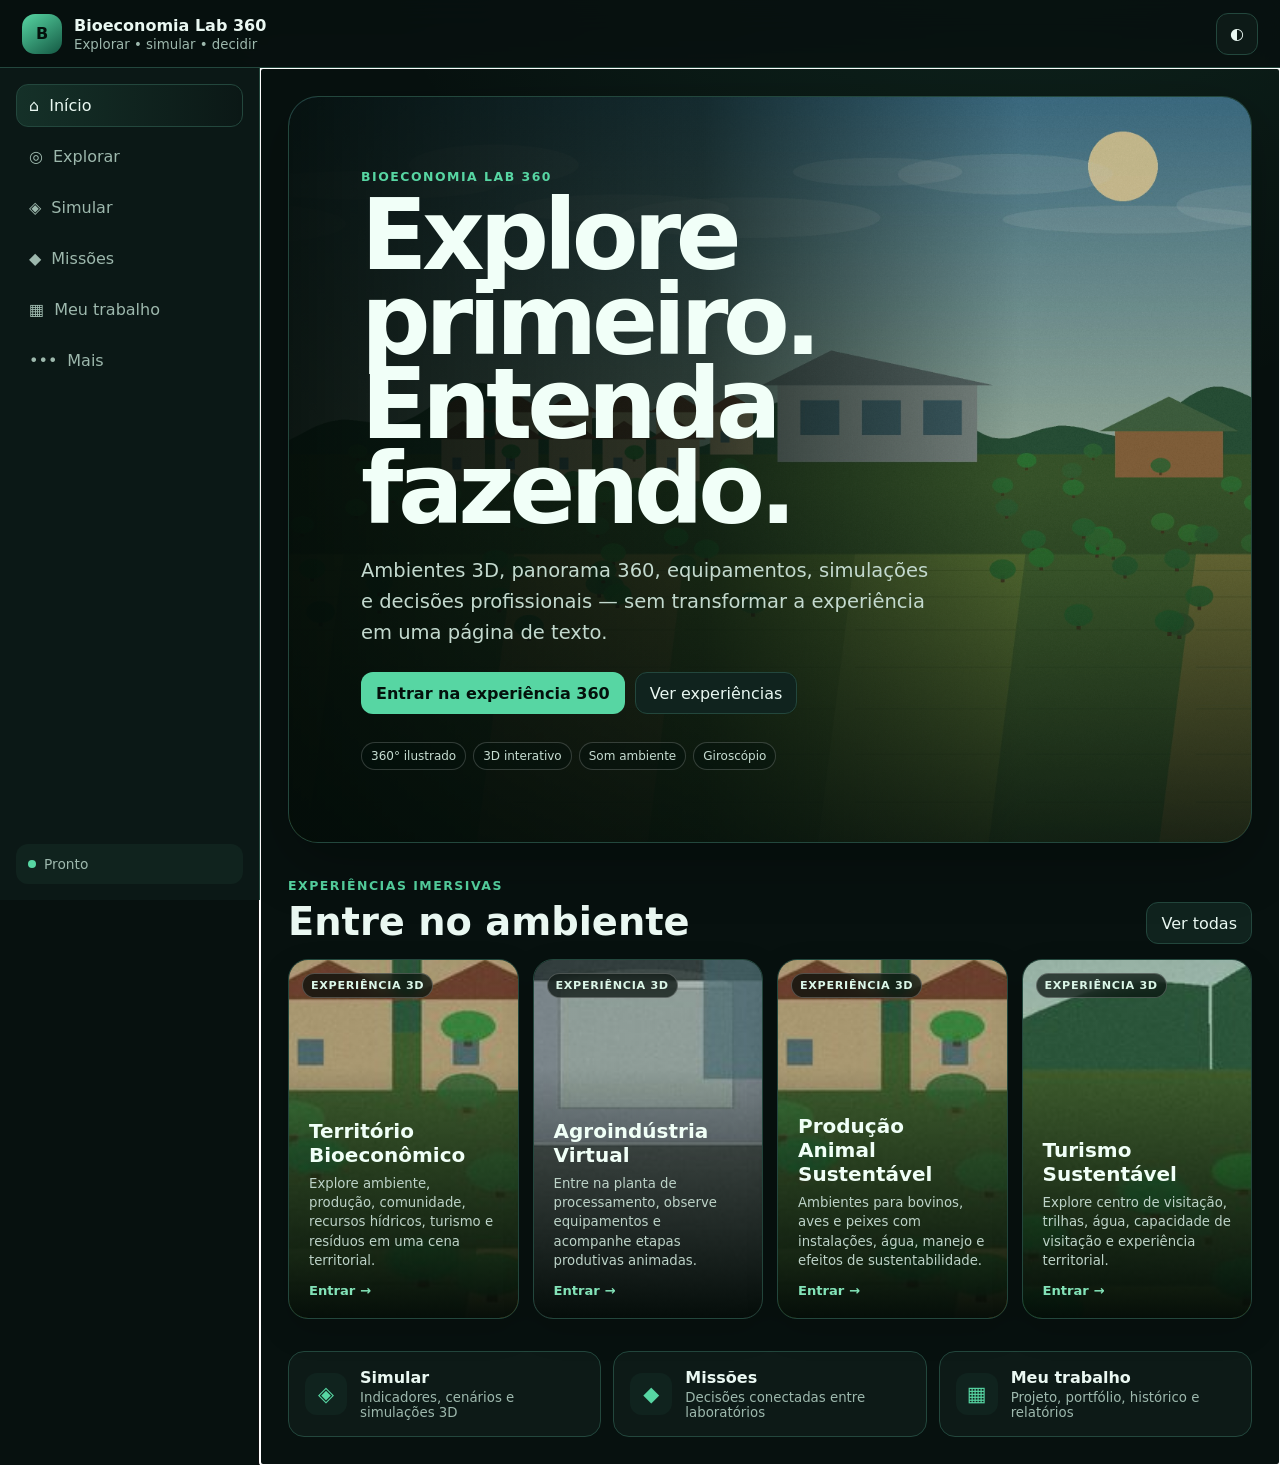
<file: bio360/index.html>
<!doctype html>
<html lang="pt-BR">
<head>
  <meta charset="utf-8" />
  <meta name="viewport" content="width=device-width, initial-scale=1" />
  <meta name="theme-color" content="#091412" />
  <meta name="description" content="Bioeconomia Lab 360 — experiências 3D/360, simulações e missões profissionais para o Curso Técnico em Bioeconomia." />
  <title>Bioeconomia Lab — v0.37.0-alpha</title>
  <link rel="icon" href="./favicon.svg" type="image/svg+xml" />
  <link rel="manifest" href="./manifest.webmanifest" />
  <link rel="stylesheet" href="./css/reset.css" />
  <link rel="stylesheet" href="./css/tokens.css" />
  <link rel="stylesheet" href="./css/app.css" />
  <link rel="stylesheet" href="./css/components.css" />
  <link rel="stylesheet" href="./css/responsive.css" />

  <script type="importmap">
  {
    "imports": {
      "three": "https://cdn.jsdelivr.net/npm/three@0.185.1/build/three.module.min.js",
      "three/addons/": "https://cdn.jsdelivr.net/npm/three@0.185.1/examples/jsm/"
    }
  }
  </script>
</head>
<body>
  <div id="app-shell" class="app-shell">
    <header class="topbar">
      <a class="brand" href="#/inicio" aria-label="Bioeconomia Lab — início">
        <span class="brand-mark" aria-hidden="true">B</span>
        <span><strong>Bioeconomia Lab 360</strong><small>Explorar • simular • decidir</small></span>
      </a>
      <div class="topbar-actions">
        <button id="btn-theme" class="icon-button" type="button" title="Alternar tema">◐</button>
        <button id="btn-menu" class="icon-button mobile-only" type="button" aria-label="Abrir menu">☰</button>
      </div>
    </header>
    <aside id="app-sidebar" class="sidebar" aria-label="Navegação principal">
      <nav id="main-nav" class="nav-list"></nav>
      <div class="sidebar-footer">
        <span id="status-dot" class="status-dot"></span>
        <span id="app-status">Inicializando...</span>
      </div>
    </aside>
    <main id="app-view" class="app-view" tabindex="-1">
      <section class="boot-screen">
        <div class="loader-ring" aria-hidden="true"></div>
        <h1>Bioeconomia Lab</h1>
        <p>Carregando núcleo modular...</p>
      </section>
    </main>
    <div id="app-overlay" class="app-overlay" aria-live="polite"></div>
  </div>
  <script type="module" src="./js/bootstrap.js"></script>
</body>
</html>
</file>
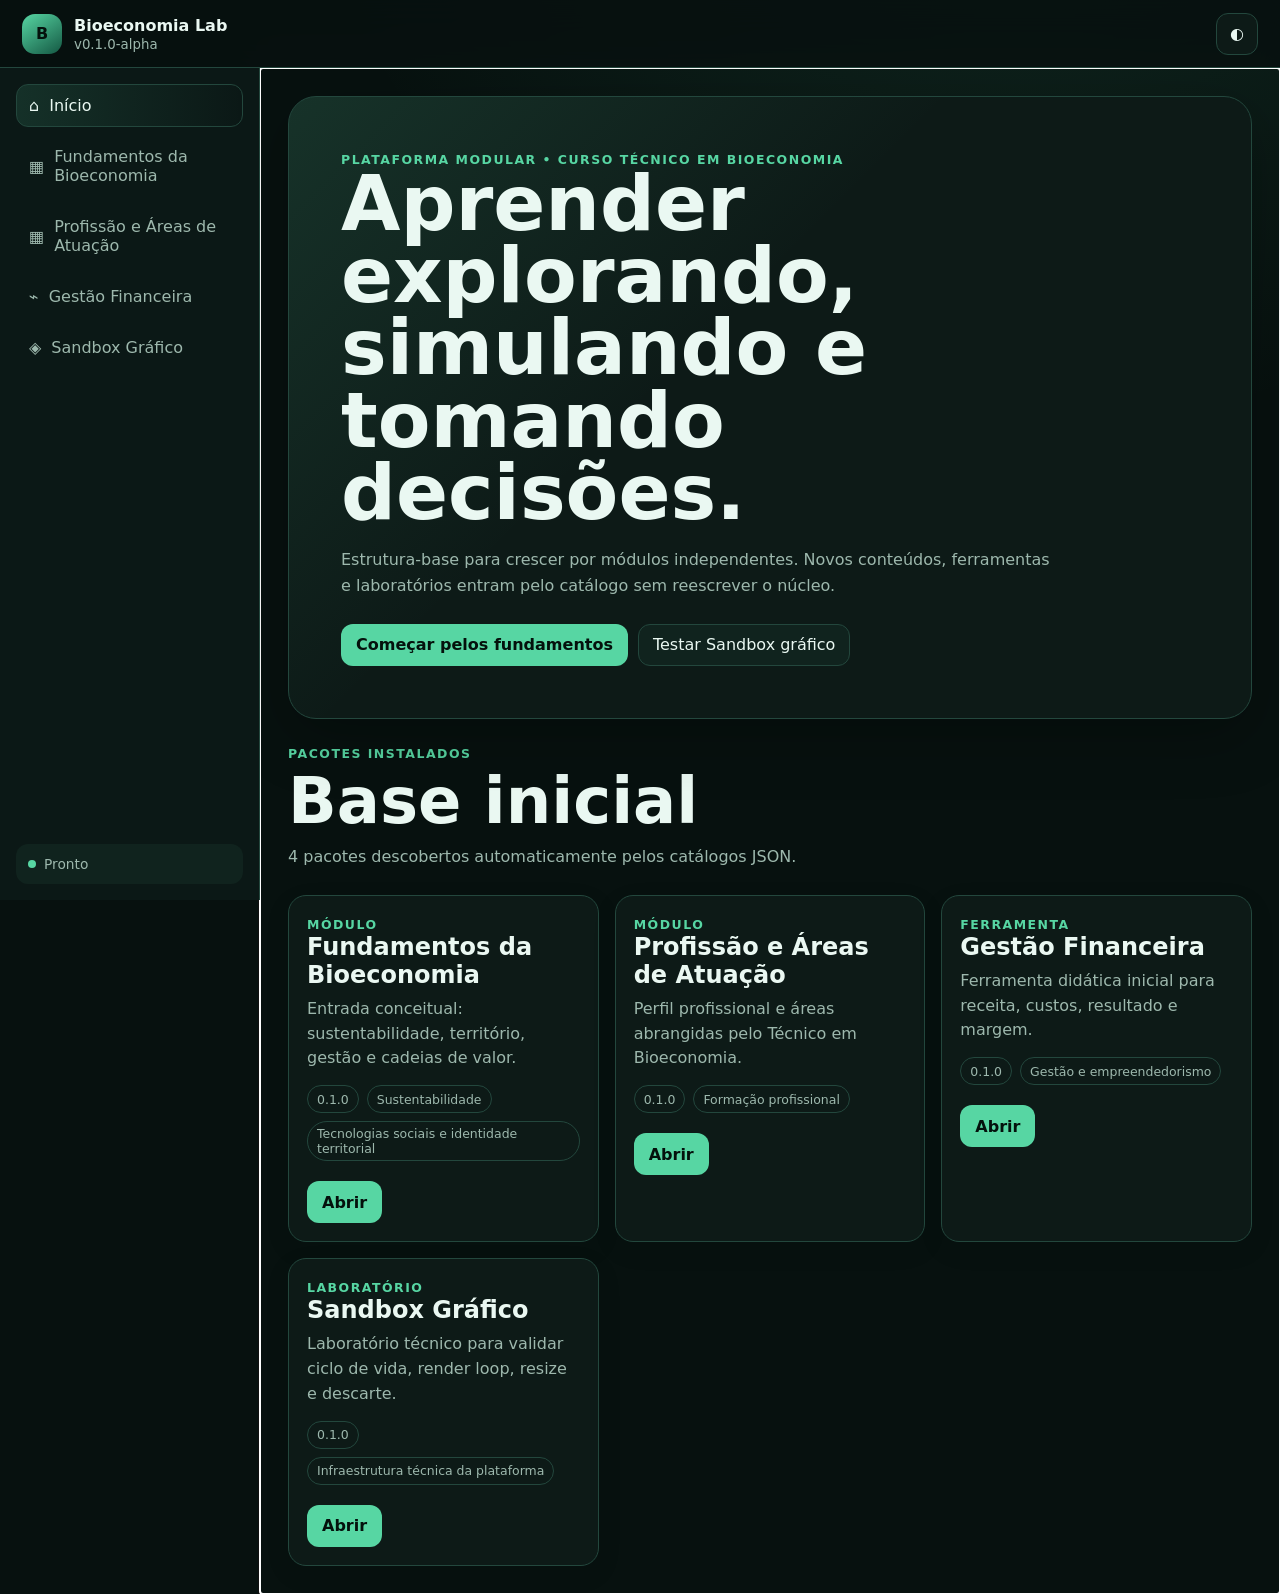
<file: LAB BIOECONOMIA 360/bioeconomia-lab-v0.1.0-alpha/index.html>
<!doctype html>
<html lang="pt-BR">
<head>
  <meta charset="utf-8" />
  <meta name="viewport" content="width=device-width, initial-scale=1" />
  <meta name="theme-color" content="#091412" />
  <meta name="description" content="Bioeconomia Lab — plataforma modular de aprendizagem do Curso Técnico em Bioeconomia." />
  <title>Bioeconomia Lab</title>
  <link rel="icon" href="./favicon.svg" type="image/svg+xml" />
  <link rel="manifest" href="./manifest.webmanifest" />
  <link rel="stylesheet" href="./css/reset.css" />
  <link rel="stylesheet" href="./css/tokens.css" />
  <link rel="stylesheet" href="./css/app.css" />
  <link rel="stylesheet" href="./css/components.css" />
  <link rel="stylesheet" href="./css/responsive.css" />
</head>
<body>
  <div id="app-shell" class="app-shell">
    <header class="topbar">
      <a class="brand" href="#/inicio" aria-label="Bioeconomia Lab — início">
        <span class="brand-mark" aria-hidden="true">B</span>
        <span><strong>Bioeconomia Lab</strong><small>v0.1.0-alpha</small></span>
      </a>
      <div class="topbar-actions">
        <button id="btn-theme" class="icon-button" type="button" title="Alternar tema">◐</button>
        <button id="btn-menu" class="icon-button mobile-only" type="button" aria-label="Abrir menu">☰</button>
      </div>
    </header>
    <aside id="app-sidebar" class="sidebar" aria-label="Navegação principal">
      <nav id="main-nav" class="nav-list"></nav>
      <div class="sidebar-footer">
        <span id="status-dot" class="status-dot"></span>
        <span id="app-status">Inicializando...</span>
      </div>
    </aside>
    <main id="app-view" class="app-view" tabindex="-1">
      <section class="boot-screen">
        <div class="loader-ring" aria-hidden="true"></div>
        <h1>Bioeconomia Lab</h1>
        <p>Carregando núcleo modular...</p>
      </section>
    </main>
    <div id="app-overlay" class="app-overlay" aria-live="polite"></div>
  </div>
  <script type="module" src="./js/bootstrap.js"></script>
</body>
</html>
</file>
<file: bio360/css/tokens.css>
:root {
  --bg:#07110f; --surface:#0d1a17; --surface-2:#10231e; --surface-3:#153029;
  --text:#eaf8f2; --muted:#9db8ad; --line:#23473d; --accent:#57d6a3;
  --accent-strong:#73f0bb; --danger:#ff8c8c; --warning:#ffd680;
  --shadow:0 18px 60px rgba(0,0,0,.28); --radius:18px; --sidebar:260px;
  --topbar:68px; --max:1280px;
}
:root[data-theme="light"] {
  color-scheme:light; --bg:#eef8f4; --surface:#fff; --surface-2:#e8f4ef;
  --surface-3:#dff0e9; --text:#10251f; --muted:#597269; --line:#c8ded5;
  --accent:#168d66; --accent-strong:#0d6f50; --shadow:0 18px 60px rgba(18,58,44,.12);
}
</file>
<file: bio360/css/app.css>
body {
  min-height:100vh;
  background:radial-gradient(circle at 80% -20%, rgba(87,214,163,.14), transparent 35%), var(--bg);
  color:var(--text); font-family:Inter,ui-sans-serif,system-ui,-apple-system,BlinkMacSystemFont,"Segoe UI",sans-serif;
}
.app-shell { min-height:100vh; display:grid; grid-template-columns:var(--sidebar) minmax(0,1fr); grid-template-rows:var(--topbar) minmax(0,1fr); }
.topbar { grid-column:1/-1; position:sticky; top:0; z-index:30; display:flex; align-items:center; justify-content:space-between; gap:16px; padding:0 22px; border-bottom:1px solid var(--line); background:color-mix(in srgb,var(--bg) 88%,transparent); backdrop-filter:blur(16px); }
.brand { display:inline-flex; align-items:center; gap:12px; }
.brand strong { display:block; font-size:1rem; }
.brand small { display:block; margin-top:2px; color:var(--muted); }
.brand-mark { width:40px; height:40px; display:grid; place-items:center; border-radius:13px; background:linear-gradient(145deg,var(--accent),#145843); color:#04110c; font-weight:900; }
.topbar-actions { display:flex; gap:8px; }
.sidebar { position:sticky; top:var(--topbar); height:calc(100vh - var(--topbar)); border-right:1px solid var(--line); background:color-mix(in srgb,var(--surface) 92%,transparent); padding:16px; display:flex; flex-direction:column; gap:18px; overflow-y:auto; }
.nav-list { display:grid; gap:8px; }
.nav-link { display:flex; align-items:center; gap:10px; padding:11px 12px; border-radius:12px; color:var(--muted); border:1px solid transparent; }
.nav-link:hover { color:var(--text); background:var(--surface-2); }
.nav-link.active { color:var(--text); border-color:var(--line); background:linear-gradient(90deg,rgba(87,214,163,.13),transparent); }
.sidebar-footer { margin-top:auto; padding:12px; border-radius:12px; color:var(--muted); background:var(--surface-2); font-size:.86rem; display:flex; align-items:center; gap:8px; }
.status-dot { width:8px; height:8px; border-radius:50%; background:var(--warning); }
.status-dot.ready { background:var(--accent); }
.app-view { min-width:0; padding:28px; overflow:hidden; }
.view-wrap { width:min(100%,var(--max)); margin:0 auto; }
.boot-screen { min-height:60vh; display:grid; place-items:center; align-content:center; gap:14px; text-align:center; color:var(--muted); }
.loader-ring { width:42px; height:42px; border:3px solid var(--line); border-top-color:var(--accent); border-radius:50%; animation:spin .8s linear infinite; }
@keyframes spin { to { transform:rotate(360deg); } }
.page-head { margin-bottom:24px; }
.eyebrow { color:var(--accent); font-size:.78rem; font-weight:800; letter-spacing:.12em; text-transform:uppercase; }
.page-head h1 { margin-top:8px; font-size:clamp(2rem,5vw,4rem); line-height:.98; }
.page-head p { margin-top:12px; max-width:760px; color:var(--muted); line-height:1.65; }
.grid { display:grid; gap:16px; }
.grid.cards { grid-template-columns:repeat(3,minmax(0,1fr)); }
.hero { padding:clamp(22px,5vw,52px); border-radius:28px; border:1px solid var(--line); background:linear-gradient(135deg,rgba(87,214,163,.13),transparent 42%),var(--surface); box-shadow:var(--shadow); overflow:hidden; position:relative; }
.hero h1 { font-size:clamp(2.3rem,6vw,5rem); line-height:.94; max-width:800px; }
.hero p { margin-top:18px; max-width:720px; color:var(--muted); line-height:1.65; }
.hero-actions { margin-top:24px; display:flex; flex-wrap:wrap; gap:10px; }
.app-overlay { position:fixed; inset:auto 18px 18px auto; z-index:100; display:grid; gap:10px; pointer-events:none; }
.toast { width:min(380px,calc(100vw - 36px)); padding:14px 16px; border-radius:13px; border:1px solid var(--line); background:var(--surface); color:var(--text); box-shadow:var(--shadow); pointer-events:auto; }

.immersive-dom-transition{position:fixed;inset:0;z-index:9999;display:grid;place-items:center;background:radial-gradient(circle at center,rgba(34,88,68,.82),rgba(5,14,12,.985));opacity:0;pointer-events:none;transition:opacity .36s ease}
.immersive-dom-transition.active{opacity:1;pointer-events:auto}.immersive-dom-transition__core{display:grid;justify-items:center;gap:7px;text-align:center;color:#effff8;padding:24px}
.immersive-dom-transition__core span{font-size:.75rem;text-transform:uppercase;letter-spacing:.14em;color:#88d9b5}.immersive-dom-transition__core small{color:#bed7cb}
.immersive-dom-transition__orbit{width:68px;height:68px;border-radius:50%;border:2px solid rgba(255,255,255,.17);border-right-color:#dfb961;border-top-color:#65d5a5;animation:immersive-dom-spin .68s linear infinite}
@keyframes immersive-dom-spin{to{transform:rotate(360deg)}}@media(prefers-reduced-motion:reduce){.immersive-dom-transition__orbit{animation:none}}

.guided-benchmark-banner{
  position:fixed;left:50%;bottom:16px;z-index:9500;
  transform:translateX(-50%);
  width:min(760px,calc(100vw - 24px));
  display:grid;grid-template-columns:minmax(0,1fr) auto auto;
  align-items:center;gap:12px;
  padding:10px 12px;
  border:1px solid rgba(102,211,162,.42);
  border-radius:15px;
  background:rgba(7,17,13,.94);
  backdrop-filter:blur(14px);
  box-shadow:0 16px 42px rgba(0,0,0,.34);
  color:#ecfff6;
}
.guided-benchmark-banner__meta{display:grid;gap:2px;min-width:0}
.guided-benchmark-banner__meta span{font-size:.68rem;color:#77dcae;text-transform:uppercase;letter-spacing:.1em}
.guided-benchmark-banner__meta strong{white-space:nowrap;overflow:hidden;text-overflow:ellipsis}
.guided-benchmark-banner__meta small{color:#a8c0b4}
.guided-benchmark-banner__clock{
  min-width:48px;height:42px;padding:0 8px;border-radius:11px;
  display:grid;place-items:center;
  background:rgba(225,185,97,.12);
  border:1px solid rgba(225,185,97,.28);
  color:#e5c87f;font-weight:800;
}
.guided-benchmark-banner__clock.ready{
  background:rgba(102,211,162,.13);
  border-color:rgba(102,211,162,.34);
  color:#77dcae;
}
.guided-benchmark-banner button{
  border:1px solid rgba(255,255,255,.16);
  background:rgba(255,255,255,.07);
  color:#effff8;border-radius:10px;padding:9px 11px;
}
@media(max-width:650px){
  .guided-benchmark-banner{
    grid-template-columns:minmax(0,1fr) auto;
  }
  .guided-benchmark-banner button{grid-column:1/-1}
}

.guided-benchmark-banner__actions{
  display:flex;gap:7px;align-items:center;flex-wrap:wrap
}
.guided-benchmark-banner__actions button:first-child:not(:disabled){
  border-color:rgba(102,211,162,.38);
  background:rgba(102,211,162,.13);
  color:#a7f1cf;
}
.guided-benchmark-banner__actions button:disabled{
  opacity:.55;cursor:not-allowed
}
@media(max-width:650px){
  .guided-benchmark-banner__actions{grid-column:1/-1}
}


/* ============================================================
   v0.35 — IMMERSIVE FIRST
   ============================================================ */

.immersive-home{
  width:min(100%,1280px);
  margin:0 auto;
  display:grid;
  gap:32px;
}

.immersive-hero{
  position:relative;
  min-height:min(690px,78vh);
  overflow:hidden;
  border-radius:30px;
  border:1px solid var(--line);
  background:#05110d;
  box-shadow:var(--shadow);
  isolation:isolate;
}
.immersive-hero__image{
  position:absolute;inset:0;
  background:
    url("../assets/shared/panoramas/territory-360-high.jpg") center 48%/cover no-repeat;
  transform:scale(1.03);
}
.immersive-hero__shade{
  position:absolute;inset:0;
  background:
    linear-gradient(90deg,rgba(2,11,8,.94) 0%,rgba(3,14,10,.74) 43%,rgba(4,15,12,.2) 76%),
    linear-gradient(0deg,rgba(4,14,11,.78),transparent 48%);
}
.immersive-hero__content{
  position:relative;z-index:2;
  min-height:inherit;
  width:min(720px,92%);
  padding:clamp(28px,6vw,72px);
  display:flex;
  flex-direction:column;
  justify-content:center;
  align-items:flex-start;
}
.immersive-hero__content h1{
  margin:10px 0 0;
  font-size:clamp(3rem,7.6vw,6.8rem);
  line-height:.87;
  letter-spacing:-.055em;
  color:#f1fff8;
}
.immersive-hero__content p{
  margin-top:22px;
  max-width:650px;
  color:#c3d9ce;
  font-size:clamp(1rem,1.8vw,1.22rem);
  line-height:1.6;
}
.immersive-cta{min-height:52px;padding-inline:20px}
.immersive-ghost{
  background:rgba(4,17,13,.54);
  color:#effff8;
  border-color:rgba(255,255,255,.25);
  backdrop-filter:blur(10px);
}
.immersive-hero__facts{
  margin-top:28px;
  display:flex;flex-wrap:wrap;gap:7px;
}
.immersive-hero__facts span{
  padding:6px 9px;
  border-radius:999px;
  border:1px solid rgba(255,255,255,.18);
  color:#c7ddd2;
  background:rgba(4,17,13,.42);
  font-size:.75rem;
}

.experience-section{display:grid;gap:15px}
.experience-section__head{
  display:flex;align-items:end;justify-content:space-between;gap:16px;
}
.experience-section__head h2{
  margin-top:5px;
  font-size:clamp(1.65rem,3vw,2.45rem);
}
.experience-grid{
  display:grid;
  grid-template-columns:repeat(3,minmax(0,1fr));
  gap:14px;
}
.experience-grid--featured{
  grid-template-columns:repeat(4,minmax(0,1fr));
}
.experience-grid--compact{
  grid-template-columns:repeat(4,minmax(0,1fr));
}
.experience-card{
  position:relative;
  min-height:360px;
  border-radius:20px;
  overflow:hidden;
  border:1px solid var(--line);
  background:#07140f;
  color:#f0fff7;
  box-shadow:0 12px 32px rgba(0,0,0,.16);
  isolation:isolate;
}
.experience-card img{
  position:absolute;inset:0;
  width:100%;height:100%;
  object-fit:cover;
  transform:scale(1.02);
  transition:transform .35s ease;
}
.experience-card:hover img{transform:scale(1.065)}
.experience-card__shade{
  position:absolute;inset:0;
  background:linear-gradient(0deg,rgba(2,10,7,.96),rgba(3,13,9,.08) 70%);
}
.experience-kind{
  position:absolute;z-index:3;top:13px;left:13px;
  display:inline-flex;
  padding:5px 8px;
  border-radius:999px;
  border:1px solid rgba(255,255,255,.23);
  background:rgba(3,13,9,.7);
  backdrop-filter:blur(9px);
  color:#dbf6e8;
  font-size:.7rem;
  font-weight:800;
  letter-spacing:.06em;
  text-transform:uppercase;
}
.experience-card__content{
  position:absolute;z-index:3;inset:auto 0 0;
  padding:20px;
}
.experience-card__content h3{font-size:1.25rem}
.experience-card__content p{
  margin-top:7px;
  color:#bdd3c8;
  font-size:.83rem;
  line-height:1.45;
}
.experience-card__content strong{
  display:block;margin-top:13px;color:#83e3b8;font-size:.82rem;
}
.experience-card--graphic{
  background:
    radial-gradient(circle at 75% 15%,rgba(86,210,161,.2),transparent 28%),
    linear-gradient(145deg,#0a2018,#07110e);
}
.experience-card__graphic{
  position:absolute;inset:0;
  display:grid;place-items:center;
  font-size:8rem;
  opacity:.22;
  transform:translateY(-8px);
}

.home-paths{
  display:grid;
  grid-template-columns:repeat(3,minmax(0,1fr));
  gap:12px;
}
.home-path{
  display:flex;align-items:center;gap:13px;
  padding:16px;
  border-radius:16px;
  border:1px solid var(--line);
  background:var(--surface);
}
.home-path>span{
  width:42px;height:42px;flex:0 0 42px;
  display:grid;place-items:center;
  border-radius:12px;
  background:var(--surface-2);
  color:var(--accent);
  font-size:1.3rem;
}
.home-path div{display:grid;gap:3px}
.home-path small{color:var(--muted)}

.experience-hub,.simple-hub{display:grid;gap:28px}
.experience-hub__head{
  max-width:820px;
  padding:10px 0 2px;
}
.experience-hub__head h1{
  margin-top:7px;
  font-size:clamp(2.3rem,6vw,5rem);
  line-height:.94;
  letter-spacing:-.04em;
}
.experience-hub__head p{
  margin-top:13px;
  color:var(--muted);
  line-height:1.6;
}
.experience-spotlight{
  position:relative;
  min-height:520px;
  border-radius:26px;
  overflow:hidden;
  border:1px solid var(--line);
  background:#06110d;
}
.experience-spotlight img{
  position:absolute;inset:0;width:100%;height:100%;object-fit:cover;
}
.experience-spotlight__shade{
  position:absolute;inset:0;
  background:linear-gradient(90deg,rgba(2,10,7,.94),rgba(2,10,7,.25) 75%),
    linear-gradient(0deg,rgba(2,10,7,.72),transparent 55%);
}
.experience-spotlight__content{
  position:absolute;z-index:2;left:clamp(22px,5vw,54px);bottom:clamp(22px,5vw,48px);
  max-width:620px;color:#effff7;
}
.experience-spotlight__content .experience-kind{
  position:static;width:max-content;margin-bottom:12px;
}
.experience-spotlight__content h2{
  font-size:clamp(2rem,5vw,4.2rem);line-height:.95;
}
.experience-spotlight__content p{
  color:#c4dacd;line-height:1.55;margin:12px 0 18px;
}
.minimal-grid{
  display:grid;
  grid-template-columns:repeat(2,minmax(0,1fr));
  gap:10px;
}
.minimal-grid--large{
  grid-template-columns:repeat(2,minmax(0,1fr));
}
.minimal-card{
  display:flex;align-items:center;gap:13px;
  min-height:94px;
  padding:15px;
  border:1px solid var(--line);
  border-radius:15px;
  background:var(--surface);
}
.minimal-card>span{
  width:44px;height:44px;display:grid;place-items:center;
  flex:0 0 44px;border-radius:12px;
  background:var(--surface-2);color:var(--accent);font-size:1.2rem;
}
.minimal-card>div{display:grid;gap:4px}
.minimal-card small{color:var(--muted);line-height:1.35}

/* Global canvas-first shell */
.experience-shell-controls{
  position:fixed;
  z-index:8000;
  top:calc(var(--topbar) + 11px);
  left:12px;
  display:flex;
  gap:7px;
  pointer-events:none;
}
.experience-shell-controls[hidden]{display:none}
.experience-shell-button{
  pointer-events:auto;
  min-height:40px;
  display:inline-flex;align-items:center;gap:7px;
  padding:8px 11px;
  border-radius:11px;
  border:1px solid rgba(255,255,255,.18);
  background:rgba(3,14,10,.74);
  color:#eafff4;
  backdrop-filter:blur(12px);
  box-shadow:0 7px 22px rgba(0,0,0,.2);
  font:inherit;
}

body.immersive-lab-mode .app-shell,
body.immersive-360-mode .app-shell{
  grid-template-columns:1fr;
}
body.immersive-lab-mode .sidebar,
body.immersive-360-mode .sidebar{
  display:none;
}
body.immersive-lab-mode .app-view,
body.immersive-360-mode .app-view{
  padding:0;
  overflow:hidden;
}
body.immersive-lab-mode .view-wrap,
body.immersive-360-mode .view-wrap{
  width:100%;
  max-width:none;
  margin:0;
}
body.immersive-lab-mode .module-shell{
  position:relative;
  min-height:calc(100vh - var(--topbar));
}
body.immersive-lab-mode .module-shell>.page-head{
  display:none;
}
body.immersive-lab-mode .lab-workspace{
  display:block;
  min-height:calc(100vh - var(--topbar));
}
body.immersive-lab-mode .lab-canvas-wrap{
  min-height:calc(100vh - var(--topbar));
  height:calc(100vh - var(--topbar));
  border:0;
  border-radius:0;
  box-shadow:none;
}
body.immersive-lab-mode .lab-canvas-wrap canvas{
  min-height:calc(100vh - var(--topbar));
  height:calc(100vh - var(--topbar));
}
body.immersive-lab-mode .lab-side{
  position:fixed;
  z-index:7900;
  top:calc(var(--topbar) + 62px);
  right:12px;
  width:min(390px,calc(100vw - 24px));
  max-height:calc(100vh - var(--topbar) - 78px);
  overflow:auto;
  padding:9px;
  border-radius:18px;
  background:rgba(5,16,12,.82);
  backdrop-filter:blur(18px);
  border:1px solid rgba(255,255,255,.15);
  transform:translateX(calc(100% + 30px));
  transition:transform .22s ease;
  box-shadow:0 18px 45px rgba(0,0,0,.35);
}
body.immersive-lab-mode.immersive-tools-open .lab-side{
  transform:translateX(0);
}
body.immersive-lab-mode .lab-panel{
  box-shadow:none;
  background:rgba(9,24,18,.84);
}
body.immersive-lab-mode .lab-toolbar,
body.immersive-lab-mode .scenario-bar{
  position:fixed;
  z-index:7600;
  left:50%;
  bottom:12px;
  transform:translateX(-50%);
  width:max-content;
  max-width:calc(100vw - 24px);
  margin:0;
  padding:7px;
  border:1px solid rgba(255,255,255,.15);
  border-radius:14px;
  background:rgba(4,15,11,.78);
  backdrop-filter:blur(14px);
  overflow-x:auto;
  flex-wrap:nowrap;
  box-shadow:0 9px 30px rgba(0,0,0,.25);
}
body.immersive-lab-mode .lab-toolbar .field,
body.immersive-lab-mode .lab-toolbar>.tag,
body.immersive-lab-mode .scenario-objective{
  display:none;
}
body.immersive-lab-mode .lab-toolbar-group{
  flex-wrap:nowrap;
}
body.immersive-lab-mode .lab-toolbar .button,
body.immersive-lab-mode .scenario-bar .button{
  white-space:nowrap;
}
body.immersive-lab-mode .scenario-bar .field{
  min-width:210px;
}
body.immersive-lab-mode .compat-banner{
  position:fixed;z-index:7500;left:50%;top:calc(var(--topbar) + 12px);
  transform:translateX(-50%);width:max-content;max-width:calc(100vw - 150px);
  margin:0;background:rgba(4,15,11,.75);backdrop-filter:blur(10px);
}

/* Hide technical chips while inside the visual experience */
body.immersive-lab-mode .product-chip,
body.immersive-360-mode .product-chip{
  display:none!important;
}

@media(max-width:1000px){
  .experience-grid--featured,.experience-grid--compact{
    grid-template-columns:repeat(2,minmax(0,1fr));
  }
  .experience-grid{grid-template-columns:repeat(2,minmax(0,1fr))}
}
@media(max-width:700px){
  .immersive-home{gap:22px}
  .immersive-hero{
    min-height:calc(100dvh - var(--topbar) - 36px);
    border-radius:20px;
  }
  .immersive-hero__shade{
    background:linear-gradient(0deg,rgba(2,10,7,.96),rgba(3,13,9,.32) 76%);
  }
  .immersive-hero__content{
    width:100%;
    justify-content:flex-end;
    padding:24px 20px 28px;
  }
  .immersive-hero__content h1{
    font-size:clamp(2.8rem,15vw,5rem);
  }
  .experience-grid,
  .experience-grid--featured,
  .experience-grid--compact{
    grid-template-columns:1fr;
  }
  .experience-card{min-height:330px}
  .home-paths{grid-template-columns:1fr}
  .experience-spotlight{min-height:480px}
  .minimal-grid,.minimal-grid--large{grid-template-columns:1fr}
  body.immersive-lab-mode .lab-hud{
    top:auto;
    bottom:70px;
    left:10px;
    max-width:calc(100vw - 20px);
    font-size:10px;
  }
  .experience-shell-controls{
    top:calc(var(--topbar) + 8px);
    left:8px;
  }
  .experience-shell-button span{display:none}
}


/* v0.36 — visual-first cleanup */
body.immersive-lab-mode .lab-hud{
  display:none!important;
}
body.immersive-lab-mode .three-label{
  min-width:34px;
  min-height:34px;
  width:34px;
  height:34px;
  padding:0;
  display:grid;
  place-items:center;
  border-radius:50%;
  font-size:1rem;
  overflow:hidden;
  white-space:nowrap;
}
body.immersive-lab-mode .three-label.visited{
  box-shadow:0 0 0 4px rgba(103,212,165,.16);
}


/* v0.37 — Cinematic G8 */
.experience-shell-button.active{
  border-color:rgba(103,212,165,.5);
  background:rgba(66,161,119,.25);
  color:#dffff0;
}
body.immersive-lab-mode .lab-canvas-wrap::after{
  content:"";
  position:absolute;
  z-index:2;
  inset:0;
  pointer-events:none;
  background:
    radial-gradient(circle at center,transparent 52%,rgba(0,0,0,.10) 82%,rgba(0,0,0,.23) 100%),
    linear-gradient(0deg,rgba(2,10,7,.11),transparent 20%);
}
body.immersive-lab-mode .lab-canvas-wrap canvas{
  position:relative;
  z-index:1;
}


/* v0.38 — Detail Layer G9 */
body.immersive-lab-mode .lab-canvas-wrap{
  background:
    radial-gradient(circle at 50% 45%,rgba(31,77,54,.08),transparent 52%),
    #05110d;
}
body.immersive-lab-mode .experience-shell-controls{
  opacity:.88;
  transition:opacity .2s ease;
}
body.immersive-lab-mode .experience-shell-controls:hover{
  opacity:1;
}


/* v0.39 — Walk Mode G10 */
.walk-g10-ui{
  position:absolute;
  z-index:7400;
  inset:0;
  pointer-events:none;
  color:#effff7;
}
.walk-g10-reticle{
  position:absolute;
  left:50%;
  top:50%;
  width:12px;
  height:12px;
  transform:translate(-50%,-50%);
  border:1px solid rgba(255,255,255,.72);
  border-radius:50%;
  box-shadow:0 0 0 3px rgba(0,0,0,.18);
}
.walk-g10-reticle::before,
.walk-g10-reticle::after{
  content:"";
  position:absolute;
  background:rgba(255,255,255,.72);
}
.walk-g10-reticle::before{
  width:1px;height:18px;left:50%;top:50%;transform:translate(-50%,-50%);
}
.walk-g10-reticle::after{
  height:1px;width:18px;left:50%;top:50%;transform:translate(-50%,-50%);
}
.walk-g10-hint{
  position:absolute;
  left:50%;
  bottom:78px;
  transform:translateX(-50%);
  padding:6px 9px;
  border-radius:999px;
  background:rgba(3,13,9,.62);
  border:1px solid rgba(255,255,255,.13);
  backdrop-filter:blur(10px);
  font-size:.7rem;
  color:#c6dbd0;
  white-space:nowrap;
  animation:walkHintFade 5s 1 forwards;
}
@keyframes walkHintFade{
  0%,65%{opacity:1}
  100%{opacity:0}
}
.walk-g10-joystick{
  pointer-events:auto;
  position:absolute;
  left:22px;
  bottom:24px;
  width:104px;
  height:104px;
  border-radius:50%;
  border:1px solid rgba(255,255,255,.2);
  background:rgba(4,15,11,.36);
  backdrop-filter:blur(8px);
  touch-action:none;
}
.walk-g10-stick{
  position:absolute;
  left:50%;
  top:50%;
  width:44px;
  height:44px;
  border-radius:50%;
  transform:translate(-50%,-50%);
  background:rgba(103,212,165,.34);
  border:1px solid rgba(133,234,190,.55);
  box-shadow:0 5px 18px rgba(0,0,0,.25);
}
.walk-g10-exit{
  pointer-events:auto;
  position:absolute;
  right:14px;
  bottom:20px;
  min-height:40px;
  padding:8px 12px;
  border-radius:11px;
  border:1px solid rgba(255,255,255,.16);
  background:rgba(3,13,9,.72);
  color:#eafff4;
  backdrop-filter:blur(10px);
}
body.immersive-lab-mode:has(.walk-g10-ui) .lab-toolbar,
body.immersive-lab-mode:has(.walk-g10-ui) .scenario-bar{
  opacity:.18;
  pointer-events:none;
}
@media(max-width:700px){
  .walk-g10-joystick{
    left:14px;
    bottom:18px;
    width:94px;
    height:94px;
  }
  .walk-g10-stick{width:40px;height:40px}
  .walk-g10-exit{
    right:10px;
    bottom:18px;
  }
  .walk-g10-hint{
    bottom:124px;
    max-width:calc(100vw - 30px);
    white-space:normal;
    text-align:center;
  }
}


/* v0.40 — Proximity Interactions G11 */
.proximity-g11-prompt{
  position:absolute;
  z-index:7480;
  left:50%;
  bottom:86px;
  transform:translateX(-50%);
  display:flex;
  align-items:center;
  gap:9px;
  min-width:190px;
  max-width:min(390px,calc(100vw - 28px));
  padding:8px 11px;
  border:1px solid rgba(123,229,180,.42);
  border-radius:13px;
  background:rgba(3,14,10,.80);
  color:#edfff6;
  backdrop-filter:blur(14px);
  box-shadow:0 12px 30px rgba(0,0,0,.30);
  text-align:left;
}
.proximity-g11-prompt[hidden]{display:none}
.proximity-g11-key{
  min-width:36px;
  height:36px;
  padding:0 7px;
  display:grid;
  place-items:center;
  border-radius:9px;
  background:rgba(103,212,165,.18);
  border:1px solid rgba(103,212,165,.35);
  color:#b9f5d8;
  font-size:.68rem;
  font-weight:900;
}
.proximity-g11-prompt-copy{
  min-width:0;
  display:grid;
  gap:1px;
}
.proximity-g11-prompt-copy strong{font-size:.82rem}
.proximity-g11-prompt-copy small{
  color:#afc9bd;
  white-space:nowrap;
  overflow:hidden;
  text-overflow:ellipsis;
}
.proximity-g11-sheet{
  position:absolute;
  z-index:7520;
  right:14px;
  bottom:72px;
  width:min(380px,calc(100vw - 28px));
  padding:14px;
  border-radius:17px;
  border:1px solid rgba(255,255,255,.16);
  background:rgba(4,16,12,.92);
  color:#effff7;
  backdrop-filter:blur(20px);
  box-shadow:0 18px 48px rgba(0,0,0,.38);
  pointer-events:auto;
  animation:proximitySheetIn .18s ease-out;
}
@keyframes proximitySheetIn{
  from{opacity:0;transform:translateY(12px) scale(.98)}
  to{opacity:1;transform:none}
}
.proximity-g11-sheet-head{
  display:flex;
  align-items:flex-start;
  justify-content:space-between;
  gap:10px;
}
.proximity-g11-sheet-head>div{display:grid;gap:3px}
.proximity-g11-sheet-head h3{font-size:1.12rem}
.proximity-g11-sheet-head>button{
  width:34px;height:34px;
  border-radius:9px;
  border:1px solid rgba(255,255,255,.12);
  background:rgba(255,255,255,.06);
  color:#eafff4;
}
.proximity-g11-sheet>p{
  margin-top:10px;
  color:#bed4c9;
  line-height:1.48;
  font-size:.85rem;
}
.proximity-g11-facts{
  display:flex;
  gap:5px;
  flex-wrap:wrap;
  margin-top:10px;
}
.proximity-g11-facts span{
  padding:5px 7px;
  border-radius:999px;
  border:1px solid rgba(255,255,255,.12);
  color:#a9c4b7;
  font-size:.69rem;
}
.proximity-g11-sheet-actions{
  display:flex;
  gap:7px;
  flex-wrap:wrap;
  margin-top:12px;
}
body.immersive-lab-mode:has(.proximity-g11-sheet) .proximity-g11-prompt{
  display:none;
}

@media(max-width:700px){
  .proximity-g11-prompt{
    bottom:122px;
    min-width:unset;
    width:min(310px,calc(100vw - 124px));
  }
  .proximity-g11-key{min-width:48px}
  .proximity-g11-sheet{
    left:8px;
    right:8px;
    bottom:8px;
    width:auto;
    max-height:58dvh;
    overflow:auto;
  }
}


/* v0.41 — Interactive Environment G12 */
body.immersive-lab-mode .proximity-g11-sheet .eyebrow{
  color:#76d9aa;
}
body.immersive-lab-mode .proximity-g11-sheet strong{
  letter-spacing:-.01em;
}


/* v0.42 — Spatial Feedback G13 */
.proximity-g13-operational{
  display:flex;
  align-items:center;
  gap:9px;
  margin-top:10px;
  padding:8px 9px;
  border-radius:11px;
  border:1px solid rgba(255,255,255,.11);
  background:rgba(255,255,255,.035);
}
.proximity-g13-operational>span{
  color:#8aa398;
  font-size:.78rem;
}
.proximity-g13-operational.active{
  border-color:rgba(103,212,165,.28);
  background:rgba(103,212,165,.065);
}
.proximity-g13-operational.active>span{
  color:#67d4a5;
  text-shadow:0 0 12px rgba(103,212,165,.45);
}
.proximity-g13-operational>div{
  display:grid;
  gap:1px;
}
.proximity-g13-operational strong{
  font-size:.76rem;
}
.proximity-g13-operational small{
  color:#a9c2b6;
  font-size:.69rem;
}
</file>
<file: bio360/css/components.css>
.card { border:1px solid var(--line); border-radius:var(--radius); background:var(--surface); padding:18px; box-shadow:0 8px 26px rgba(0,0,0,.08); }
.card h2,.card h3 { margin-bottom:8px; } .card p { color:var(--muted); line-height:1.55; }
.card-meta { display:flex; gap:8px; flex-wrap:wrap; margin-top:14px; }
.tag { display:inline-flex; align-items:center; min-height:28px; padding:4px 9px; border-radius:999px; border:1px solid var(--line); color:var(--muted); font-size:.78rem; }
.button { display:inline-flex; align-items:center; justify-content:center; gap:8px; min-height:42px; padding:9px 14px; border-radius:12px; border:1px solid var(--line); background:var(--surface-2); color:var(--text); }
.button:hover { border-color:var(--accent); } .button.primary { background:var(--accent); color:#04110c; border-color:transparent; font-weight:800; }
.icon-button { width:42px; height:42px; border:1px solid var(--line); border-radius:12px; background:var(--surface); color:var(--text); }
.metric-grid { display:grid; grid-template-columns:repeat(4,minmax(0,1fr)); gap:12px; margin-top:20px; }
.metric { padding:16px; border-radius:14px; background:var(--surface-2); border:1px solid var(--line); }
.metric strong { display:block; font-size:1.45rem; } .metric span { color:var(--muted); font-size:.82rem; }
.list { display:grid; gap:10px; margin:16px 0 0; padding:0; list-style:none; }
.list li { padding:12px 14px; background:var(--surface-2); border-radius:12px; color:var(--muted); }
.form-grid { display:grid; grid-template-columns:repeat(2,minmax(0,1fr)); gap:12px; }
.field { display:grid; gap:7px; } .field label { color:var(--muted); font-size:.85rem; }
.field input,.field select { width:100%; border:1px solid var(--line); background:var(--surface-2); color:var(--text); padding:11px 12px; border-radius:11px; outline:none; }
.field input:focus,.field select:focus { border-color:var(--accent); }
.result-box { margin-top:18px; padding:18px; border-radius:14px; border:1px solid var(--line); background:linear-gradient(135deg,rgba(87,214,163,.12),transparent),var(--surface-2); }
.module-shell { min-height:55vh; } .module-actions { display:flex; gap:10px; flex-wrap:wrap; margin-top:20px; }
.sandbox-stage { position:relative; min-height:520px; border:1px solid var(--line); border-radius:20px; background:#07100f; overflow:hidden; }
.sandbox-stage canvas { width:100%; height:100%; min-height:520px; }
.sandbox-hud { position:absolute; top:14px; left:14px; padding:10px 12px; border-radius:10px; background:rgba(4,15,12,.78); border:1px solid rgba(255,255,255,.14); color:#eafff6; font:12px/1.4 ui-monospace,SFMono-Regular,Menlo,monospace; }
.mobile-only { display:none; }


/* v0.2.0 — componentes gráficos e de laboratório */
.lab-toolbar {
  display:flex;
  flex-wrap:wrap;
  align-items:end;
  justify-content:space-between;
  gap:12px;
  margin:0 0 14px;
}
.lab-toolbar-group {
  display:flex;
  flex-wrap:wrap;
  gap:10px;
  align-items:end;
}
.lab-toolbar .field { min-width:150px; }

.lab-workspace {
  display:grid;
  grid-template-columns:minmax(0,1fr) 330px;
  gap:16px;
  align-items:start;
}
.lab-canvas-wrap {
  position:relative;
  min-height:560px;
  border:1px solid var(--line);
  border-radius:20px;
  background:#071411;
  overflow:hidden;
  box-shadow:var(--shadow);
}
.lab-canvas-wrap canvas {
  display:block;
  width:100%;
  height:560px;
  touch-action:none;
}
.lab-side {
  display:grid;
  gap:12px;
}
.lab-panel {
  border:1px solid var(--line);
  border-radius:16px;
  background:var(--surface);
  padding:16px;
}
.lab-panel h2, .lab-panel h3 { margin-bottom:8px; }
.lab-panel p { color:var(--muted); line-height:1.5; }
.lab-hud {
  position:absolute;
  top:12px;
  left:12px;
  z-index:4;
  padding:8px 10px;
  border-radius:10px;
  border:1px solid rgba(255,255,255,.15);
  background:rgba(5,18,14,.78);
  color:#eafff5;
  font:12px/1.45 ui-monospace, SFMono-Regular, Menlo, monospace;
  backdrop-filter:blur(8px);
  pointer-events:none;
}
.lab-badge {
  display:inline-flex;
  align-items:center;
  min-height:28px;
  padding:4px 9px;
  border-radius:999px;
  background:rgba(87,214,163,.13);
  border:1px solid rgba(87,214,163,.35);
  color:var(--accent-strong);
  font-size:.78rem;
  font-weight:700;
}
.progress-line {
  width:100%;
  height:8px;
  border-radius:999px;
  background:var(--surface-3);
  overflow:hidden;
  margin-top:10px;
}
.progress-line > span {
  display:block;
  height:100%;
  width:0;
  border-radius:inherit;
  background:var(--accent);
  transition:width .25s ease;
}
.kpi-row {
  display:grid;
  grid-template-columns:repeat(3,minmax(0,1fr));
  gap:8px;
  margin-top:12px;
}
.kpi-mini {
  min-width:0;
  padding:10px;
  border:1px solid var(--line);
  border-radius:12px;
  background:var(--surface-2);
}
.kpi-mini strong { display:block; font-size:1.05rem; }
.kpi-mini span { color:var(--muted); font-size:.72rem; }

.flow-track {
  position:relative;
  display:grid;
  grid-template-columns:repeat(7,minmax(150px,1fr));
  gap:12px;
  overflow-x:auto;
  padding:10px 4px 18px;
  scroll-snap-type:x proximity;
}
.flow-node {
  scroll-snap-align:start;
  min-width:150px;
  border:1px solid var(--line);
  border-radius:16px;
  background:var(--surface);
  padding:14px;
}
.flow-node::before {
  content:attr(data-step);
  display:grid;
  place-items:center;
  width:28px;height:28px;
  margin-bottom:10px;
  border-radius:50%;
  background:var(--surface-3);
  color:var(--accent);
  font-weight:900;
}
.flow-node h3 { font-size:.98rem; margin-bottom:6px; }
.flow-node p { color:var(--muted); font-size:.82rem; min-height:58px; line-height:1.4; }
.flow-node select {
  width:100%;
  margin-top:10px;
  padding:9px;
  border-radius:10px;
  border:1px solid var(--line);
  background:var(--surface-2);
  color:var(--text);
}
.flow-node.changed { border-color:var(--accent); }

.station-list { display:grid; gap:8px; }
.station-item {
  display:flex;
  align-items:center;
  gap:10px;
  padding:10px 12px;
  border-radius:12px;
  border:1px solid var(--line);
  background:var(--surface-2);
  color:var(--muted);
}
.station-item.done { color:var(--text); border-color:rgba(87,214,163,.45); }
.station-check {
  width:24px;height:24px;
  display:grid;place-items:center;
  border-radius:50%;
  border:1px solid var(--line);
}
.station-item.done .station-check { background:var(--accent); color:#04110c; border-color:transparent; }

@media (max-width: 980px) {
  .lab-workspace { grid-template-columns:1fr; }
  .lab-canvas-wrap, .lab-canvas-wrap canvas { min-height:480px; height:480px; }
}
@media (max-width: 560px) {
  .lab-canvas-wrap, .lab-canvas-wrap canvas { min-height:420px; height:420px; }
  .kpi-row { grid-template-columns:1fr; }
}


/* v0.3.0 — 3D runtime */
.lab-canvas-wrap.three-stage {
  background:
    radial-gradient(circle at 50% 10%, rgba(87,214,163,.12), transparent 36%),
    #07110f;
}
.lab-canvas-wrap.three-stage canvas {
  cursor: grab;
}
.lab-canvas-wrap.three-stage canvas:active {
  cursor: grabbing;
}
.three-label {
  position:absolute;
  z-index:5;
  transform:translate(-50%, -100%);
  padding:5px 8px;
  border-radius:999px;
  border:1px solid rgba(255,255,255,.17);
  background:rgba(4,16,12,.78);
  color:#f2fff9;
  font-size:11px;
  font-weight:750;
  white-space:nowrap;
  pointer-events:none;
  backdrop-filter:blur(7px);
  transition:opacity .15s ease, transform .15s ease;
}
.three-label.visited {
  border-color:rgba(87,214,163,.55);
  color:#8ff5ca;
}
.lab-mode-note {
  display:flex;
  align-items:center;
  gap:8px;
  flex-wrap:wrap;
  margin-top:10px;
  color:var(--muted);
  font-size:.82rem;
}
.range-field {
  display:grid;
  gap:7px;
}
.range-field label {
  display:flex;
  justify-content:space-between;
  gap:10px;
  color:var(--muted);
  font-size:.84rem;
}
.range-field input[type="range"] {
  width:100%;
  accent-color:var(--accent);
}
.sim-output {
  display:grid;
  grid-template-columns:repeat(3,minmax(0,1fr));
  gap:8px;
}
.sim-output .metric {
  padding:12px;
}
.compat-banner {
  margin:0 0 14px;
  padding:11px 13px;
  border-radius:12px;
  border:1px solid var(--line);
  background:var(--surface-2);
  color:var(--muted);
  font-size:.84rem;
}
.asset-status {
  font:11px/1.45 ui-monospace, SFMono-Regular, Menlo, monospace;
  color:var(--muted);
}
@media (max-width:600px){
  .sim-output{grid-template-columns:1fr;}
}


/* v0.5.0 — cenários e produção */
.scenario-bar {
  display:flex;
  gap:10px;
  align-items:end;
  justify-content:space-between;
  flex-wrap:wrap;
  margin:0 0 14px;
}
.scenario-bar .field { min-width:min(100%,320px); }
.scenario-objective {
  padding:12px 14px;
  border-radius:13px;
  border:1px solid var(--line);
  background:linear-gradient(135deg,rgba(87,214,163,.09),transparent),var(--surface-2);
  color:var(--muted);
  line-height:1.5;
}
.scenario-objective strong { color:var(--text); }

.production-controls {
  display:grid;
  gap:13px;
}
.production-score {
  display:grid;
  grid-template-columns:repeat(3,minmax(0,1fr));
  gap:8px;
}
.production-callout {
  margin-top:10px;
  padding:11px 12px;
  border-radius:12px;
  background:var(--surface-2);
  color:var(--muted);
  line-height:1.5;
  font-size:.84rem;
}
.score-good { color:var(--accent-strong); }
.score-warn { color:var(--warning); }

@media(max-width:600px){
  .production-score{grid-template-columns:1fr;}
}


/* v0.6.0 — missões e evidências */
.level-badge {
  display:inline-flex;
  min-height:26px;
  align-items:center;
  padding:3px 8px;
  border-radius:999px;
  border:1px solid var(--line);
  background:var(--surface-2);
  color:var(--muted);
  font-size:.75rem;
  font-weight:800;
}
.level-badge[data-level="desafio"] {
  color:var(--warning);
  border-color:color-mix(in srgb,var(--warning) 45%,var(--line));
}
.level-badge[data-level="intermediario"] {
  color:var(--accent-strong);
}
.evidence-panel textarea {
  width:100%;
  resize:vertical;
  min-height:100px;
  margin-top:10px;
  padding:11px 12px;
  border:1px solid var(--line);
  border-radius:12px;
  background:var(--surface-2);
  color:var(--text);
  line-height:1.5;
}
.evidence-panel textarea:focus {
  outline:none;
  border-color:var(--accent);
}
.evidence-status {
  margin-top:10px;
  color:var(--muted);
  font-size:.8rem;
}
.goal-list {
  display:grid;
  gap:7px;
  margin-top:10px;
}
.goal-row {
  display:flex;
  justify-content:space-between;
  gap:12px;
  padding:8px 10px;
  border-radius:10px;
  background:var(--surface-2);
  color:var(--muted);
  font-size:.8rem;
}
.goal-row strong { color:var(--text); }
.route-pill {
  display:inline-flex;
  align-items:center;
  min-height:30px;
  padding:5px 9px;
  border-radius:999px;
  border:1px solid var(--line);
  background:var(--surface-2);
  color:var(--muted);
  font-size:.78rem;
}


/* v0.8.0 — LabContext e G3 */
.incoming-context {
  border-color:rgba(87,214,163,.5);
  background:
    linear-gradient(135deg,rgba(87,214,163,.09),transparent 60%),
    var(--surface);
}
.incoming-grid {
  display:grid;
  grid-template-columns:repeat(2,minmax(0,1fr));
  gap:8px;
  margin-top:12px;
}
.incoming-item {
  padding:9px 10px;
  border-radius:10px;
  background:var(--surface-2);
  border:1px solid var(--line);
}
.incoming-item span {
  display:block;
  color:var(--muted);
  font-size:.72rem;
}
.incoming-item strong {
  display:block;
  margin-top:3px;
}
.g3-badge {
  display:inline-flex;
  align-items:center;
  min-height:28px;
  padding:4px 9px;
  border-radius:999px;
  background:linear-gradient(135deg,rgba(87,214,163,.2),rgba(98,168,255,.15));
  border:1px solid rgba(120,230,190,.35);
  font-size:.76rem;
  font-weight:800;
}
.route-step-list {
  display:grid;
  gap:8px;
}
.route-step {
  display:flex;
  align-items:flex-start;
  gap:10px;
  padding:10px;
  border-radius:12px;
  border:1px solid var(--line);
  background:var(--surface-2);
}
.route-step-index {
  width:28px;height:28px;
  flex:0 0 28px;
  display:grid;place-items:center;
  border-radius:50%;
  background:var(--surface-3);
  color:var(--accent);
  font-weight:900;
}
.route-step.selected {
  border-color:var(--accent);
}
.route-step.done {
  background:linear-gradient(90deg,rgba(87,214,163,.08),var(--surface-2));
}
.scenario-transfer {
  padding:12px;
  border-radius:12px;
  border:1px dashed var(--line);
  color:var(--muted);
  margin-top:10px;
}
@media(max-width:560px){
  .incoming-grid{grid-template-columns:1fr;}
}


/* v0.9.0 — Projeto Integrador */
.project-layout {
  display:grid;
  grid-template-columns:minmax(0,1fr) 320px;
  gap:16px;
  align-items:start;
}
.project-section-grid {
  display:grid;
  gap:14px;
}
.project-section {
  padding:16px;
  border:1px solid var(--line);
  border-radius:16px;
  background:var(--surface);
}
.project-section h2 {
  margin-bottom:6px;
}
.project-section p {
  color:var(--muted);
  line-height:1.45;
}
.project-fields {
  display:grid;
  grid-template-columns:repeat(2,minmax(0,1fr));
  gap:10px;
  margin-top:12px;
}
.project-fields .field.full {
  grid-column:1/-1;
}
.project-fields textarea {
  width:100%;
  min-height:90px;
  resize:vertical;
  padding:10px 11px;
  border:1px solid var(--line);
  border-radius:11px;
  background:var(--surface-2);
  color:var(--text);
}
.project-summary {
  position:sticky;
  top:80px;
}
.project-progress-ring {
  display:grid;
  place-items:center;
  width:104px;
  height:104px;
  margin:8px auto 16px;
  border-radius:50%;
  background:conic-gradient(var(--accent) var(--project-progress,0%), var(--surface-3) 0);
  position:relative;
}
.project-progress-ring::after {
  content:"";
  position:absolute;
  inset:10px;
  border-radius:50%;
  background:var(--surface);
}
.project-progress-ring strong {
  position:relative;
  z-index:1;
  font-size:1.35rem;
}
.project-list {
  display:grid;
  gap:8px;
}
.project-list-item {
  display:flex;
  justify-content:space-between;
  gap:10px;
  padding:10px;
  border:1px solid var(--line);
  border-radius:12px;
  background:var(--surface-2);
}
.project-list-item.active {
  border-color:var(--accent);
}
@media(max-width:900px){
  .project-layout{grid-template-columns:1fr;}
  .project-summary{position:static;}
}
@media(max-width:600px){
  .project-fields{grid-template-columns:1fr;}
  .project-fields .field.full{grid-column:auto;}
}


/* v0.13 — produto ativo e missão MultiLab */
.product-chip{
  display:inline-flex;
  max-width:260px;
  align-items:center;
  gap:7px;
  min-height:34px;
  padding:5px 10px;
  border:1px solid rgba(87,214,163,.35);
  border-radius:999px;
  background:rgba(87,214,163,.08);
  color:var(--text);
  font-size:.78rem;
  white-space:nowrap;
  overflow:hidden;
  text-overflow:ellipsis;
}
.product-chip::before{
  content:"◆";
  color:var(--accent);
  font-size:.72rem;
}
.product-chip[hidden]{display:none;}
@media(max-width:650px){
  .product-chip{max-width:150px;}
}

.consequence-chip{
  border-color:rgba(230,177,81,.42);
  background:rgba(230,177,81,.08);
}
.consequence-chip::before{
  content:"⚡";
  color:inherit;
}
</file>
<file: bio360/css/responsive.css>
@media (max-width:980px){ .grid.cards{grid-template-columns:repeat(2,minmax(0,1fr));} .metric-grid{grid-template-columns:repeat(2,minmax(0,1fr));} }
@media (max-width:760px){
  .app-shell{grid-template-columns:1fr;}
  .sidebar{position:fixed; inset:var(--topbar) auto 0 0; width:min(86vw,320px); z-index:40; transform:translateX(-105%); transition:transform .22s ease; box-shadow:var(--shadow);}
  .sidebar.open{transform:translateX(0);} .app-view{padding:18px;} .grid.cards,.form-grid{grid-template-columns:1fr;} .mobile-only{display:inline-grid;place-items:center;}
}
@media (max-width:480px){ .metric-grid{grid-template-columns:1fr;} .topbar{padding-inline:14px;} }
</file>
<file: LAB BIOECONOMIA 360/bioeconomia-lab-v0.1.0-alpha/css/tokens.css>
:root {
  --bg:#07110f; --surface:#0d1a17; --surface-2:#10231e; --surface-3:#153029;
  --text:#eaf8f2; --muted:#9db8ad; --line:#23473d; --accent:#57d6a3;
  --accent-strong:#73f0bb; --danger:#ff8c8c; --warning:#ffd680;
  --shadow:0 18px 60px rgba(0,0,0,.28); --radius:18px; --sidebar:260px;
  --topbar:68px; --max:1280px;
}
:root[data-theme="light"] {
  color-scheme:light; --bg:#eef8f4; --surface:#fff; --surface-2:#e8f4ef;
  --surface-3:#dff0e9; --text:#10251f; --muted:#597269; --line:#c8ded5;
  --accent:#168d66; --accent-strong:#0d6f50; --shadow:0 18px 60px rgba(18,58,44,.12);
}
</file>
<file: LAB BIOECONOMIA 360/bioeconomia-lab-v0.1.0-alpha/css/app.css>
body {
  min-height:100vh;
  background:radial-gradient(circle at 80% -20%, rgba(87,214,163,.14), transparent 35%), var(--bg);
  color:var(--text); font-family:Inter,ui-sans-serif,system-ui,-apple-system,BlinkMacSystemFont,"Segoe UI",sans-serif;
}
.app-shell { min-height:100vh; display:grid; grid-template-columns:var(--sidebar) minmax(0,1fr); grid-template-rows:var(--topbar) minmax(0,1fr); }
.topbar { grid-column:1/-1; position:sticky; top:0; z-index:30; display:flex; align-items:center; justify-content:space-between; gap:16px; padding:0 22px; border-bottom:1px solid var(--line); background:color-mix(in srgb,var(--bg) 88%,transparent); backdrop-filter:blur(16px); }
.brand { display:inline-flex; align-items:center; gap:12px; }
.brand strong { display:block; font-size:1rem; }
.brand small { display:block; margin-top:2px; color:var(--muted); }
.brand-mark { width:40px; height:40px; display:grid; place-items:center; border-radius:13px; background:linear-gradient(145deg,var(--accent),#145843); color:#04110c; font-weight:900; }
.topbar-actions { display:flex; gap:8px; }
.sidebar { position:sticky; top:var(--topbar); height:calc(100vh - var(--topbar)); border-right:1px solid var(--line); background:color-mix(in srgb,var(--surface) 92%,transparent); padding:16px; display:flex; flex-direction:column; gap:18px; overflow-y:auto; }
.nav-list { display:grid; gap:8px; }
.nav-link { display:flex; align-items:center; gap:10px; padding:11px 12px; border-radius:12px; color:var(--muted); border:1px solid transparent; }
.nav-link:hover { color:var(--text); background:var(--surface-2); }
.nav-link.active { color:var(--text); border-color:var(--line); background:linear-gradient(90deg,rgba(87,214,163,.13),transparent); }
.sidebar-footer { margin-top:auto; padding:12px; border-radius:12px; color:var(--muted); background:var(--surface-2); font-size:.86rem; display:flex; align-items:center; gap:8px; }
.status-dot { width:8px; height:8px; border-radius:50%; background:var(--warning); }
.status-dot.ready { background:var(--accent); }
.app-view { min-width:0; padding:28px; overflow:hidden; }
.view-wrap { width:min(100%,var(--max)); margin:0 auto; }
.boot-screen { min-height:60vh; display:grid; place-items:center; align-content:center; gap:14px; text-align:center; color:var(--muted); }
.loader-ring { width:42px; height:42px; border:3px solid var(--line); border-top-color:var(--accent); border-radius:50%; animation:spin .8s linear infinite; }
@keyframes spin { to { transform:rotate(360deg); } }
.page-head { margin-bottom:24px; }
.eyebrow { color:var(--accent); font-size:.78rem; font-weight:800; letter-spacing:.12em; text-transform:uppercase; }
.page-head h1 { margin-top:8px; font-size:clamp(2rem,5vw,4rem); line-height:.98; }
.page-head p { margin-top:12px; max-width:760px; color:var(--muted); line-height:1.65; }
.grid { display:grid; gap:16px; }
.grid.cards { grid-template-columns:repeat(3,minmax(0,1fr)); }
.hero { padding:clamp(22px,5vw,52px); border-radius:28px; border:1px solid var(--line); background:linear-gradient(135deg,rgba(87,214,163,.13),transparent 42%),var(--surface); box-shadow:var(--shadow); overflow:hidden; position:relative; }
.hero h1 { font-size:clamp(2.3rem,6vw,5rem); line-height:.94; max-width:800px; }
.hero p { margin-top:18px; max-width:720px; color:var(--muted); line-height:1.65; }
.hero-actions { margin-top:24px; display:flex; flex-wrap:wrap; gap:10px; }
.app-overlay { position:fixed; inset:auto 18px 18px auto; z-index:100; display:grid; gap:10px; pointer-events:none; }
.toast { width:min(380px,calc(100vw - 36px)); padding:14px 16px; border-radius:13px; border:1px solid var(--line); background:var(--surface); color:var(--text); box-shadow:var(--shadow); pointer-events:auto; }
</file>
<file: LAB BIOECONOMIA 360/bioeconomia-lab-v0.1.0-alpha/css/components.css>
.card { border:1px solid var(--line); border-radius:var(--radius); background:var(--surface); padding:18px; box-shadow:0 8px 26px rgba(0,0,0,.08); }
.card h2,.card h3 { margin-bottom:8px; } .card p { color:var(--muted); line-height:1.55; }
.card-meta { display:flex; gap:8px; flex-wrap:wrap; margin-top:14px; }
.tag { display:inline-flex; align-items:center; min-height:28px; padding:4px 9px; border-radius:999px; border:1px solid var(--line); color:var(--muted); font-size:.78rem; }
.button { display:inline-flex; align-items:center; justify-content:center; gap:8px; min-height:42px; padding:9px 14px; border-radius:12px; border:1px solid var(--line); background:var(--surface-2); color:var(--text); }
.button:hover { border-color:var(--accent); } .button.primary { background:var(--accent); color:#04110c; border-color:transparent; font-weight:800; }
.icon-button { width:42px; height:42px; border:1px solid var(--line); border-radius:12px; background:var(--surface); color:var(--text); }
.metric-grid { display:grid; grid-template-columns:repeat(4,minmax(0,1fr)); gap:12px; margin-top:20px; }
.metric { padding:16px; border-radius:14px; background:var(--surface-2); border:1px solid var(--line); }
.metric strong { display:block; font-size:1.45rem; } .metric span { color:var(--muted); font-size:.82rem; }
.list { display:grid; gap:10px; margin:16px 0 0; padding:0; list-style:none; }
.list li { padding:12px 14px; background:var(--surface-2); border-radius:12px; color:var(--muted); }
.form-grid { display:grid; grid-template-columns:repeat(2,minmax(0,1fr)); gap:12px; }
.field { display:grid; gap:7px; } .field label { color:var(--muted); font-size:.85rem; }
.field input,.field select { width:100%; border:1px solid var(--line); background:var(--surface-2); color:var(--text); padding:11px 12px; border-radius:11px; outline:none; }
.field input:focus,.field select:focus { border-color:var(--accent); }
.result-box { margin-top:18px; padding:18px; border-radius:14px; border:1px solid var(--line); background:linear-gradient(135deg,rgba(87,214,163,.12),transparent),var(--surface-2); }
.module-shell { min-height:55vh; } .module-actions { display:flex; gap:10px; flex-wrap:wrap; margin-top:20px; }
.sandbox-stage { position:relative; min-height:520px; border:1px solid var(--line); border-radius:20px; background:#07100f; overflow:hidden; }
.sandbox-stage canvas { width:100%; height:100%; min-height:520px; }
.sandbox-hud { position:absolute; top:14px; left:14px; padding:10px 12px; border-radius:10px; background:rgba(4,15,12,.78); border:1px solid rgba(255,255,255,.14); color:#eafff6; font:12px/1.4 ui-monospace,SFMono-Regular,Menlo,monospace; }
.mobile-only { display:none; }
</file>
<file: LAB BIOECONOMIA 360/bioeconomia-lab-v0.1.0-alpha/css/responsive.css>
@media (max-width:980px){ .grid.cards{grid-template-columns:repeat(2,minmax(0,1fr));} .metric-grid{grid-template-columns:repeat(2,minmax(0,1fr));} }
@media (max-width:760px){
  .app-shell{grid-template-columns:1fr;}
  .sidebar{position:fixed; inset:var(--topbar) auto 0 0; width:min(86vw,320px); z-index:40; transform:translateX(-105%); transition:transform .22s ease; box-shadow:var(--shadow);}
  .sidebar.open{transform:translateX(0);} .app-view{padding:18px;} .grid.cards,.form-grid{grid-template-columns:1fr;} .mobile-only{display:inline-grid;place-items:center;}
}
@media (max-width:480px){ .metric-grid{grid-template-columns:1fr;} .topbar{padding-inline:14px;} }
</file>
